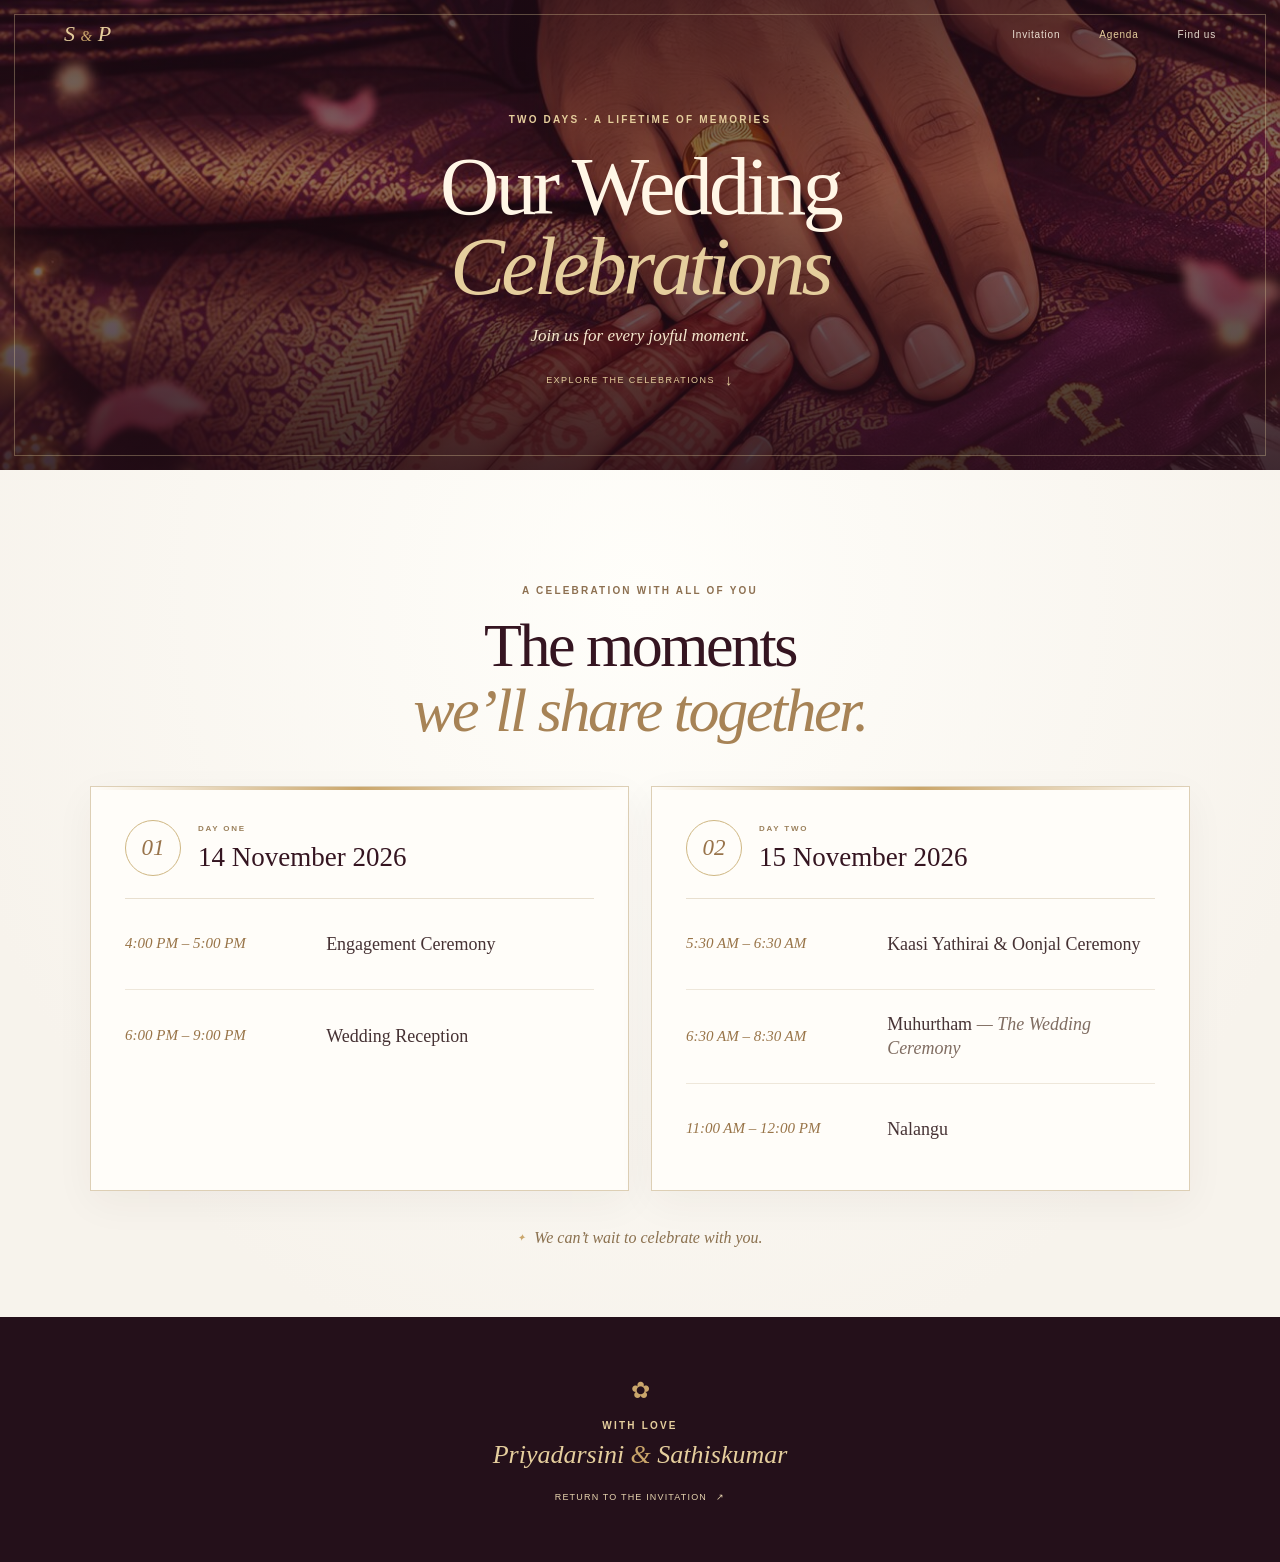
<file: agenda.html>
<!doctype html>
<html lang="en">
<head>
  <meta charset="utf-8">
  <meta name="viewport" content="width=device-width, initial-scale=1, viewport-fit=cover">
  <meta name="theme-color" content="#32121f">
  <meta name="description" content="Explore the wedding celebrations of Priyadarsini and Sathiskumar on 14 and 15 November 2026.">
  <title>Our Wedding Celebrations · Priyadarsini & Sathiskumar</title>
  <link rel="stylesheet" href="styles.css">
</head>
<body class="agenda-page">
  <header class="site-header agenda-header">
    <a class="monogram" href="index.html" aria-label="Return to the invitation">S <span>&</span> P</a>
    <nav aria-label="Wedding pages">
      <a href="index.html">Invitation</a>
      <a href="#agenda-days" aria-current="page">Agenda</a>
      <a href="index.html#venue">Find us</a>
    </nav>
  </header>

  <main>
    <section class="agenda-hero" aria-labelledby="agenda-title">
      <img class="agenda-hero-image" src="assets/main-couple.jpg" alt="" fetchpriority="high">
      <div class="agenda-hero-shade" aria-hidden="true"></div>
      <div class="agenda-hero-frame" aria-hidden="true"></div>
      <div class="agenda-hero-content">
        <p class="eyebrow light">Two days · A lifetime of memories</p>
        <h1 class="agenda-title" id="agenda-title">Our Wedding<br><em>Celebrations</em></h1>
        <p class="agenda-hero-copy">Join us for every joyful moment.</p>
        <a class="agenda-scroll-link" href="#agenda-days">Explore the celebrations <span aria-hidden="true">↓</span></a>
      </div>
    </section>

    <section class="agenda-schedule" id="agenda-days" aria-labelledby="schedule-title">
      <div class="agenda-intro">
        <p class="eyebrow">A celebration with all of you</p>
        <h2 class="section-heading" id="schedule-title">The moments<br><em>we’ll share together.</em></h2>
      </div>

      <div class="agenda-days">
        <article class="agenda-day">
          <header class="agenda-day-heading">
            <span class="agenda-day-number" aria-hidden="true">01</span>
            <div>
              <p class="eyebrow">Day one</p>
              <h2>14 November 2026</h2>
            </div>
          </header>
          <ol class="agenda-events">
            <li class="agenda-event">
              <time datetime="2026-11-14T16:00:00+05:30">4:00 PM – 5:00 PM</time>
              <h3>Engagement Ceremony</h3>
            </li>
            <li class="agenda-event">
              <time datetime="2026-11-14T18:00:00+05:30">6:00 PM – 9:00 PM</time>
              <h3>Wedding Reception</h3>
            </li>
          </ol>
        </article>

        <article class="agenda-day">
          <header class="agenda-day-heading">
            <span class="agenda-day-number" aria-hidden="true">02</span>
            <div>
              <p class="eyebrow">Day two</p>
              <h2>15 November 2026</h2>
            </div>
          </header>
          <ol class="agenda-events">
            <li class="agenda-event">
              <time datetime="2026-11-15T05:30:00+05:30">5:30 AM – 6:30 AM</time>
              <h3>Kaasi Yathirai &amp; Oonjal Ceremony</h3>
            </li>
            <li class="agenda-event">
              <time datetime="2026-11-15T06:30:00+05:30">6:30 AM – 8:30 AM</time>
              <h3>Muhurtham <span>— The Wedding Ceremony</span></h3>
            </li>
            <li class="agenda-event">
              <time datetime="2026-11-15T11:00:00+05:30">11:00 AM – 12:00 PM</time>
              <h3>Nalangu</h3>
            </li>
          </ol>
        </article>
      </div>

      <p class="agenda-note"><span aria-hidden="true">✦</span> We can’t wait to celebrate with you.</p>
    </section>

    <footer class="agenda-footer">
      <span class="agenda-footer-flower" aria-hidden="true">✿</span>
      <p class="eyebrow light">With love</p>
      <p class="agenda-footer-names">Priyadarsini <span>&amp;</span> Sathiskumar</p>
      <a href="index.html">Return to the invitation <span aria-hidden="true">↗</span></a>
    </footer>
  </main>
</body>
</html>
</file>
<file: styles.css>
:root {
  color-scheme: light;
  --wine: #351521;
  --wine-deep: #24101a;
  --wine-soft: #522535;
  --gold: #caa66b;
  --gold-pale: #e5ce9d;
  --paper: #f7f3ec;
  --ink: #392b2b;
  --muted: #8e7e72;
  --serif: "Baskerville", "Palatino Linotype", "Book Antiqua", Georgia, serif;
  --sans: "Avenir Next", Avenir, "Segoe UI", sans-serif;
}
* { box-sizing: border-box; }
.sr-only { position: absolute !important; width: 1px !important; height: 1px !important; padding: 0 !important; margin: -1px !important; overflow: hidden !important; clip: rect(0, 0, 0, 0) !important; white-space: nowrap !important; border: 0 !important; }
html { scroll-behavior: smooth; scroll-padding-top: 72px; }
body { margin: 0; background: var(--paper); color: var(--ink); font-family: var(--sans); font-weight: 400; -webkit-font-smoothing: antialiased; }
body.invite-closed { overflow: hidden; height: 100svh; }
button, a { font: inherit; }
a { color: inherit; }
button { color: inherit; }
::selection { color: var(--paper); background: var(--wine-soft); }
.opening-cover { position: fixed; z-index: 30; inset: 0; display: grid; place-items: center; overflow: hidden; isolation: isolate; color: var(--gold-pale); background: var(--wine-deep); transition: visibility 1s; }
.opening-cover[hidden] { display: none; }
.cover-photo, .cover-shade, .curtain { position: absolute; inset: 0; }
.cover-photo { z-index: -4; background: url("assets/main-couple.jpg") center 36% / cover no-repeat; opacity: .72; transform: scale(1.035); animation: cover-arrive 1.8s cubic-bezier(.2,.7,.2,1) both; }
.cover-shade { z-index: -3; background: linear-gradient(180deg, rgba(34,12,24,.42), rgba(37,13,25,.65) 38%, rgba(34,12,22,.92)), radial-gradient(ellipse at 50% 46%, transparent 8%, rgba(29,9,18,.47) 100%); }
.curtain { z-index: -2; width: 50.1%; background: linear-gradient(115deg, rgba(45,16,29,.74), rgba(65,27,43,.58) 56%, rgba(44,16,28,.74)); transition: transform 1.25s cubic-bezier(.77,0,.18,1), opacity .7s ease 1s; }
.curtain::after { content: ""; position: absolute; top: 4.5%; bottom: 4.5%; width: 1px; background: linear-gradient(transparent, rgba(218,186,128,.54), transparent); }
.curtain-left { left: 0; right: auto; border-right: 1px solid rgba(221,186,124,.3); box-shadow: inset -14px 0 34px rgba(12,5,8,.15); }
.curtain-left::after { right: 18px; }
.curtain-right { left: auto; right: 0; border-left: 1px solid rgba(221,186,124,.3); box-shadow: inset 14px 0 34px rgba(12,5,8,.15); }
.curtain-right::after { left: 18px; }
.cover-card { position: relative; z-index: 1; display: flex; width: min(88vw, 430px); min-height: min(76svh, 650px); padding: clamp(38px, 7vh, 62px) 24px; flex-direction: column; align-items: center; justify-content: center; text-align: center; border: 1px solid rgba(237,207,150,.72); outline: 1px solid rgba(237,207,150,.37); outline-offset: 7px; background: linear-gradient(160deg, rgba(49,18,33,.78), rgba(35,13,25,.87)); box-shadow: 0 24px 90px #18091080; transition: opacity .45s ease, transform .75s cubic-bezier(.2,.7,.2,1); }
.cover-card::before, .cover-card::after { position: absolute; z-index: 0; left: 50%; width: 66px; height: 66px; border: 1px solid rgba(229,206,157,.58); border-radius: 50%; content: ""; transform: translateX(-50%); }
.cover-card::before { top: -34px; background: #321522; }
.cover-card::after { bottom: -34px; background: #321522; }
.cover-seal { position: absolute; z-index: 2; left: 50%; display: flex; width: 66px; height: 66px; align-items: center; justify-content: center; gap: 3px; color: var(--gold-pale); font: italic 19px/1 var(--serif); white-space: nowrap; transform: translateX(-50%); }
.cover-seal span { color: var(--gold); font-size: 14px; }
.cover-seal-top { top: -34px; }
.cover-seal-bottom { bottom: -34px; }
.cover-rule { position: absolute; top: 18px; left: 50%; width: 45px; height: 1px; background: var(--gold); transform: translateX(-50%); }
.cover-rule-bottom { top: auto; bottom: 18px; }
.cover-flower { position: relative; z-index: 2; margin-bottom: 20px; color: var(--gold); font-size: 26px; animation: flower-turn 14s linear infinite; }
.eyebrow { margin: 0 0 17px; color: #8d7051; font-size: 10px; font-weight: 600; letter-spacing: .22em; line-height: 1.8; text-transform: uppercase; }
.eyebrow.light { color: var(--gold-pale); }
.cover-card h1 { margin: 0; font: 400 clamp(44px, 12vw, 68px)/.97 var(--serif); letter-spacing: -.045em; }
.cover-names { margin: 25px 0 7px; font: italic 400 clamp(18px, 5vw, 24px)/1.5 var(--serif); }
.cover-names span, .closing-names span { color: var(--gold); font-size: .82em; }
.cover-date { margin: 0; color: #e1c892; font-size: 10px; letter-spacing: .2em; }
.open-invitation { display: flex; min-width: 198px; min-height: 50px; margin-top: 36px; padding: 0 20px; align-items: center; justify-content: space-between; gap: 22px; border: 1px solid var(--gold); color: var(--gold-pale); background: transparent; cursor: pointer; font-size: 10px; letter-spacing: .14em; text-transform: uppercase; transition: background .25s, color .25s, box-shadow .25s; }
.open-invitation .tap-cue { display: grid; width: 26px; height: 30px; place-items: center; }
.open-invitation .tap-cue svg { width: 23px; height: 23px; overflow: visible; fill: none; stroke: currentColor; stroke-linecap: round; stroke-linejoin: round; stroke-width: 1.45; animation: tap-nudge 1.7s ease-in-out infinite; }
.open-invitation .tap-rays { transform-origin: 16px 10px; animation: tap-rays 1.7s ease-in-out infinite; }
.open-invitation:hover, .open-invitation:focus-visible { color: var(--wine); background: var(--gold-pale); box-shadow: 0 0 28px #d3b77d38; outline: none; }
.cover-footer { position: absolute; bottom: max(21px, env(safe-area-inset-bottom)); margin: 0; color: #e8d7b2c0; font: italic 13px var(--serif); letter-spacing: .06em; }
.cover-footer span { padding-left: 7px; color: var(--gold); }
.opening-cover.is-opening { visibility: hidden; pointer-events: none; }
.is-opening .curtain-left { transform: translateX(-103%); opacity: .8; }
.is-opening .curtain-right { transform: translateX(103%); opacity: .8; }
.is-opening .cover-card { opacity: 0; transform: translateY(-22px) scale(.96); }
.is-opening .cover-photo { transform: scale(1.12); transition: transform 1.4s ease; }
.site-header { position: absolute; z-index: 5; top: 0; left: 0; display: flex; width: 100%; height: 68px; padding: 0 clamp(18px, 5vw, 64px); align-items: center; justify-content: space-between; color: #fff8e9; }
.monogram { color: var(--gold-pale); font: italic 22px var(--serif); text-decoration: none; }
.monogram span { color: var(--gold); font-size: 15px; }
.site-header nav { display: flex; align-items: center; gap: clamp(14px, 4vw, 39px); }
.site-header nav a { color: #fff8e9df; font-size: 10px; letter-spacing: .08em; text-decoration: none; transition: color .2s; }
.site-header nav a:hover { color: var(--gold-pale); }
.music-toggle { display: flex; min-width: 56px; padding: 7px 0 7px 8px; align-items: center; gap: 6px; border: 0; color: var(--gold-pale); background: transparent; cursor: pointer; font-size: 10px; letter-spacing: .08em; }
.music-icon { font-size: 16px; }
.music-toggle.is-playing .music-icon { animation: music-bob .55s ease-in-out infinite alternate; }
.hero { position: relative; display: flex; min-height: max(720px, 100svh); padding: 92px 24px 75px; align-items: flex-end; justify-content: center; overflow: hidden; color: #fff8ec; background: #26101a; }
.hero-image { position: absolute; inset: 0; width: 100%; height: 100%; object-fit: cover; object-position: center 36%; animation: hero-arrive 2s cubic-bezier(.2,.7,.2,1) both; }
.hero-vignette { position: absolute; inset: 0; background: linear-gradient(180deg, rgba(28,12,18,.48), rgba(34,13,22,.03) 30%, rgba(33,12,21,.08) 48%, rgba(30,10,19,.86) 92%), linear-gradient(90deg, rgba(27,9,18,.12), transparent 55%, rgba(27,9,18,.2)); }
.hero-frame { position: absolute; inset: 14px; border: 1px solid #e5ce9d55; pointer-events: none; }
.hero-content { position: relative; z-index: 1; width: min(100%, 600px); padding-bottom: clamp(18px, 6vh, 50px); text-align: center; }
.hero-content .eyebrow { margin-bottom: 20px; text-shadow: 0 2px 18px #16090d; }
.hero-names { display: flex; margin: 0; align-items: center; flex-direction: column; font: 400 clamp(48px, 15.2vw, 82px)/.91 var(--serif); letter-spacing: -.052em; }
.hero-ampersand { margin: 10px 0 8px; font-size: .57em; font-style: italic; }
.gold-shimmer { background: linear-gradient(102deg, #b88f52 10%, #f3e4bd 26%, #c6a066 42%, #f0d89f 58%, #b88f52 73%); background-size: 230% auto; background-clip: text; color: transparent; -webkit-background-clip: text; animation: gold-sweep 8s linear infinite; }
.hero-invite { margin: 22px 0 0; font: italic 16px/1.5 var(--serif); color: #fff8eb; text-shadow: 0 2px 15px #1b0910; }
.fine-rule { display: flex; width: 140px; height: 1px; margin: 22px auto 16px; align-items: center; justify-content: center; background: linear-gradient(90deg, transparent, #caa66b, transparent); }
.fine-rule i { width: 5px; height: 5px; border: 1px solid var(--gold-pale); transform: rotate(45deg); }
.hero-date { display: flex; margin: 0; align-items: center; flex-direction: column; gap: 7px; color: #f6e9ce; font-size: 11px; letter-spacing: .12em; text-transform: uppercase; }
.text-link { display: grid; width: 38px; height: 38px; margin: 24px auto 0; place-items: center; border: 1px solid #e9d4a886; border-radius: 50%; color: #e9d4a8; text-decoration: none; transition: background .25s, transform .25s; }
.text-link span { width: 9px; height: 9px; margin-top: -5px; border-right: 1.5px solid currentColor; border-bottom: 1.5px solid currentColor; transform: rotate(45deg); animation: chevron-drop 1.5s ease-in-out infinite; }
.text-link:hover, .text-link:focus-visible { background: #e9d4a81c; transform: translateY(2px); outline: 1px solid var(--gold-pale); outline-offset: 3px; }
.hero-side-note { position: absolute; top: 50%; right: clamp(26px, 5vw, 64px); color: #f5e9d37a; font-size: 9px; letter-spacing: .2em; text-transform: uppercase; writing-mode: vertical-rl; }
.scroll-cue { position: absolute; bottom: max(14px, env(safe-area-inset-bottom)); left: 50%; display: flex; width: 44px; height: 42px; align-items: center; flex-direction: column; justify-content: center; gap: 0; color: #f3e2bd; text-decoration: none; transform: translateX(-50%); }
.scroll-cue .scroll-chevron { display: block; width: 12px; height: 12px; margin-top: -5px; border-right: 1.5px solid currentColor; border-bottom: 1.5px solid currentColor; transform: rotate(45deg); animation: chevron-drop 1.45s ease-in-out infinite; }
.scroll-cue .scroll-chevron:nth-child(2) { animation-delay: .18s; }
.scroll-cue:focus-visible { outline: 1px solid var(--gold-pale); outline-offset: 4px; }
.section-pad { padding: clamp(80px, 12vw, 150px) clamp(24px, 8vw, 130px); }
.invitation { position: relative; display: flex; min-height: 570px; align-items: center; flex-direction: column; justify-content: center; overflow: hidden; text-align: center; background-color: var(--paper); background-image: radial-gradient(ellipse at 50% 45%, #fffdf8 0, #f7f3ec 72%); }
.invitation::before, .invitation::after { position: absolute; top: 50%; width: clamp(95px, 20vw, 260px); height: 1px; background: linear-gradient(90deg, transparent, #d7c5a4); content: ""; }
.invitation::before { left: 0; }
.invitation::after { right: 0; transform: rotate(180deg); }
.section-flower { margin: 0 0 19px; color: var(--gold); font-size: 26px; }
.section-heading { margin: 0; color: var(--wine); font: 400 clamp(39px, 8vw, 74px)/1.05 var(--serif); letter-spacing: -.04em; }
.section-heading em { color: #a78356; font-weight: 400; }
.invitation .eyebrow { margin-bottom: 17px; }
.invitation-copy { max-width: 500px; margin: 25px 0 0; color: #71635c; font: 400 17px/1.8 var(--serif); }
.invitation-signoff { margin: 24px 0 0; color: #8a6d4d; font: italic 16px var(--serif); }
.invitation-signoff span { display: block; margin-top: 7px; color: var(--wine); font-size: 20px; }
.invitation-flourish { display: flex; margin-top: 32px; align-items: center; gap: 9px; color: var(--gold); font-size: 10px; }
.invitation-flourish span { width: 42px; height: 1px; background: #d7c5a4; }
.celebration { position: relative; display: grid; min-height: 760px; grid-template-columns: minmax(220px, .9fr) minmax(300px, 1.1fr); align-items: center; gap: 8vw; overflow: hidden; color: #fff8eb; background: var(--wine); }
.celebration::before, .venue::before { position: absolute; inset: 0; background: radial-gradient(ellipse at 6% 12%, #79465548, transparent 37%), radial-gradient(ellipse at 96% 92%, #a3784040, transparent 36%); content: ""; pointer-events: none; }
.celebration::after { position: absolute; inset: 12px; border: 1px solid #d0ae7242; content: ""; pointer-events: none; }
.celebration .section-intro, .date-reveal-wrap, .countdown-block { position: relative; z-index: 1; }
.celebration .section-heading { color: #fff6e6; font-size: clamp(42px, 6vw, 69px); }
.section-heading.light em { color: var(--gold-pale); }
.section-intro > p:last-child { margin: 21px 0 0; color: #e8d9c4ba; font: italic 16px/1.7 var(--serif); }
.date-card { position: relative; min-height: 310px; max-width: 470px; margin: 0 auto; overflow: hidden; border: 1px solid #b8965f; background: #f7f1e5; box-shadow: 0 24px 55px #16090d55; isolation: isolate; }
.date-card::before { position: absolute; z-index: -1; inset: 9px; border: 1px solid #ceb47e; content: ""; }
.date-card-content { display: flex; min-height: 310px; padding: 44px 18px 36px; align-items: center; flex-direction: column; justify-content: center; text-align: center; }
.date-card-content .eyebrow { margin: 0 0 10px; color: #9a7b50; font-size: 9px; }
.date-card-flower { margin-bottom: 8px; color: #aa8b59; font-size: 22px; }
.revealed-date { margin: 0; color: var(--wine); font: 400 clamp(31px, 7vw, 48px)/1.2 var(--serif); letter-spacing: -.03em; }
.date-divider { margin: 9px 0; color: #bc9a64; font-size: 13px; }
.revealed-time, .revealed-venue { margin: 0; color: #6e5845; font: italic 15px/1.7 var(--serif); }
.revealed-venue { font-size: 14px; }
.scratch-layer { position: absolute; z-index: 2; inset: 0; width: 100%; height: 100%; cursor: crosshair; touch-action: none; transition: opacity .7s ease; }
.scratch-layer.is-cleared { opacity: 0; pointer-events: none; }
.scratch-gesture { position: absolute; z-index: 4; top: 50%; left: 50%; display: grid; width: 132px; height: 82px; place-items: center; color: #fff8e8; pointer-events: none; transform: translate(-50%, -50%); transition: opacity .35s ease, transform .35s ease; }
.scratch-gesture::before { position: absolute; top: 54%; left: 13px; width: 106px; height: 1px; background: linear-gradient(90deg, transparent, #fff2cb, #c8a565, transparent); content: ""; transform: translateX(-8px); animation: scratch-track 2s ease-in-out infinite; }
.scratch-gesture svg { position: relative; width: 34px; height: 43px; fill: #fff8e8; stroke: #9d794b; stroke-linejoin: round; stroke-width: 1.2; filter: drop-shadow(0 3px 4px #39201255); animation: scratch-hand 2s ease-in-out infinite; }
.date-card.is-scratching .scratch-gesture, .date-card.is-revealed .scratch-gesture { opacity: 0; transform: translate(-50%, -50%) scale(.85); }
.scratch-accessible { position: absolute; z-index: 5; right: 13px; bottom: 14px; display: inline-flex; min-height: 40px; padding: 0 14px; align-items: center; justify-content: center; border: 1px solid #b08b56; border-radius: 999px; color: #795a37; background: #f7f1e5ed; box-shadow: 0 3px 12px #41251a2b; cursor: pointer; font: 500 11px/1 var(--sans); letter-spacing: .04em; white-space: nowrap; transition: color .2s, background .2s, transform .2s, opacity .35s; }
.scratch-accessible::before { position: absolute; inset: -4px; border: 1px solid #b08b564d; border-radius: 999px; content: ""; animation: tap-ring 2s ease-out infinite; }
.scratch-accessible:hover { color: var(--wine); background: #fffaf0; transform: scale(1.04); }
.scratch-accessible:focus-visible { outline: 2px solid var(--wine); outline-offset: 4px; }
.date-card.is-revealed .scratch-accessible { opacity: 0; pointer-events: none; }
.scratch-hint { margin: 14px 0 0; color: #e8d9c4a6; font: italic 13px var(--serif); text-align: center; }
.countdown-block { grid-column: 1 / -1; margin-top: -20px; text-align: center; }
.countdown-block .eyebrow { margin-bottom: 15px; }
.countdown { display: flex; align-items: flex-start; justify-content: center; gap: clamp(11px, 3vw, 34px); }
.countdown > div { display: flex; min-width: clamp(45px, 9vw, 77px); align-items: center; flex-direction: column; }
.count-number { color: #f8e6c2; font: 400 clamp(31px, 6vw, 47px)/1 var(--serif); font-variant-numeric: tabular-nums; }
.count-label { margin-top: 8px; color: #ddcbaa9e; font-size: 8px; letter-spacing: .16em; text-transform: uppercase; }
.count-colon { padding-top: 1px; color: var(--gold); font: 400 28px/1 var(--serif); }
.countdown-message { margin: 14px 0 0; color: var(--gold-pale); font: italic 15px var(--serif); }
.agenda-jump { display: flex; width: 42px; height: 43px; margin: 17px auto 0; align-items: center; flex-direction: column; justify-content: center; color: #e9d4a8; text-decoration: none; }
.agenda-jump span { display: block; width: 9px; height: 9px; margin-top: -4px; border-right: 1px solid currentColor; border-bottom: 1px solid currentColor; transform: rotate(45deg); animation: chevron-drop 1.45s ease-in-out infinite; }
.agenda-jump span:nth-child(2) { animation-delay: .16s; }
.agenda-jump span:nth-child(3) { animation-delay: .32s; }
.agenda-jump:hover { color: white; }
.agenda-jump:focus-visible { outline: 1px solid var(--gold-pale); outline-offset: 4px; }
.gallery { background: #f8f5ef; }
.gallery-heading { display: flex; margin: 0 auto 43px; align-items: flex-end; justify-content: space-between; gap: 20px; }
.gallery-heading .eyebrow { margin-bottom: 13px; }
.gallery-heading .section-heading { font-size: clamp(38px, 7vw, 65px); }
.gallery-grid { display: grid; max-width: 1160px; margin: auto; grid-template-columns: 1.12fr .88fr 1fr; grid-template-rows: 265px 235px; gap: 15px; }
.gallery-item { position: relative; display: block; min-width: 0; min-height: 0; padding: 0; overflow: hidden; border: 0; background: #e5ded2; cursor: zoom-in; text-align: left; }
.gallery-item::after { position: absolute; inset: 35% 0 0; background: linear-gradient(transparent, #211018a8); content: ""; transition: opacity .3s; }
.gallery-item img { width: 100%; height: 100%; object-fit: cover; transition: transform .7s cubic-bezier(.2,.7,.2,1), filter .4s; }
.gallery-item:hover img, .gallery-item:focus-visible img { filter: saturate(1.05); transform: scale(1.045); }
.gallery-item:focus-visible { outline: 2px solid var(--gold); outline-offset: 3px; z-index: 1; }
.gallery-caption { position: absolute; z-index: 1; right: 16px; bottom: 14px; left: 16px; display: flex; justify-content: space-between; color: white; font: italic 15px var(--serif); }
.gallery-caption i { display: grid; width: 27px; height: 27px; flex: 0 0 27px; place-items: center; border: 1px solid #fff8dcba; border-radius: 50%; color: #f4e5c8; font: normal 13px var(--sans); transition: color .25s, background .25s, transform .25s; }
.gallery-item:hover .gallery-caption i, .gallery-item:focus-visible .gallery-caption i { color: var(--wine); background: var(--gold-pale); transform: translate(2px, -2px); }
.gallery-main { grid-column: 1 / 3; grid-row: 1; }
.gallery-main img { object-position: center 37%; }
.gallery-tall { grid-column: 3; grid-row: 1 / 3; }
.gallery-tall img { object-position: 49% 22%; }
.gallery-wide { grid-column: 1; grid-row: 2; }
.gallery-wide img { object-position: center 30%; }
.gallery-detail { grid-column: 2; grid-row: 2; }
.gallery-detail img { object-position: center 56%; }
.gallery-portrait { display: none; }
.venue { position: relative; display: grid; min-height: 620px; grid-template-columns: .9fr 1.1fr; align-items: center; gap: 7vw; overflow: hidden; color: #fff8eb; background: var(--wine-deep); }
.venue-copy, .map-wrap { position: relative; z-index: 1; }
.venue-copy .section-heading { font-size: clamp(42px, 6vw, 67px); }
.venue-copy .fine-rule { margin: 23px 0 20px; }
.venue-name { margin: 0; color: #fff5e1; font: 400 24px var(--serif); }
.venue-time { margin: 12px 0 0; color: #d9c7a4; font-size: 11px; letter-spacing: .1em; line-height: 1.8; }
.directions-button { display: inline-flex; min-height: 46px; margin-top: 25px; padding: 0 17px; align-items: center; gap: 24px; border: 1px solid var(--gold); color: var(--gold-pale); font-size: 10px; letter-spacing: .1em; text-decoration: none; text-transform: uppercase; transition: color .2s, background .2s; }
.directions-button span { font-size: 15px; }
.directions-button:hover { color: var(--wine); background: var(--gold-pale); }
.map-wrap { position: relative; min-height: 370px; border: 1px solid #d9c28c80; background: #e9e1d3; box-shadow: 0 18px 45px #11080d55; }
.map-wrap iframe { position: absolute; inset: 0; width: 100%; height: 100%; border: 0; filter: sepia(.1) saturate(.78); }
.map-label { position: absolute; bottom: 12px; left: 12px; display: flex; padding: 11px 14px; align-items: center; gap: 8px; color: #f6e9ce; background: #351521ed; font: 13px var(--serif); pointer-events: none; }
.map-label span { color: var(--gold); font-size: 10px; }
.closing { display: flex; min-height: 575px; align-items: center; flex-direction: column; justify-content: center; text-align: center; background: radial-gradient(ellipse at 50% 38%, #fffdf9, #f6f0e7 78%); }
.closing-flower { margin-bottom: 16px; color: var(--gold); font-size: 25px; }
.closing .eyebrow { margin-bottom: 13px; }
.closing .section-heading { font-size: clamp(40px, 7vw, 67px); }
.closing-copy { max-width: 400px; margin: 22px 0 0; color: #75655d; font: 16px/1.65 var(--serif); }
.closing-names { margin-top: 28px; color: var(--wine); font: italic 400 clamp(22px, 5vw, 31px) var(--serif); }
.closing-actions { display: flex; margin-top: 25px; flex-wrap: wrap; justify-content: center; gap: 10px; }
.outline-button { display: inline-flex; min-height: 43px; padding: 0 14px; align-items: center; gap: 16px; border: 1px solid #b29363; color: #62442f; background: transparent; cursor: pointer; font-size: 9px; letter-spacing: .11em; text-transform: uppercase; transition: background .2s, color .2s; }
.outline-button:hover { color: #fff6e6; background: var(--wine); }
.site-footer { display: flex; min-height: 65px; padding: 14px 22px; align-items: center; justify-content: center; gap: 10px; flex-wrap: wrap; color: #dac69c; background: var(--wine-deep); font: italic 12px var(--serif); }
.site-footer > span:nth-child(2) { color: var(--gold); font-size: 9px; }
.footer-year { opacity: .62; }
.lightbox { position: fixed; width: min(94vw, 1050px); max-width: none; max-height: 92svh; padding: 18px; overflow: visible; border: 1px solid #d8bd82; background: #27121d; box-shadow: 0 20px 80px #0009; }
.lightbox::backdrop { background: #170910e8; backdrop-filter: blur(5px); }
.lightbox img { display: block; max-width: 100%; max-height: calc(92svh - 36px); margin: auto; object-fit: contain; }
.lightbox-close { position: absolute; z-index: 1; top: -15px; right: -15px; display: grid; width: 36px; height: 36px; place-items: center; border: 1px solid var(--gold-pale); border-radius: 50%; color: var(--wine); background: var(--gold-pale); cursor: pointer; font-size: 24px; line-height: 1; }
.petal-burst { position: fixed; z-index: 20; inset: 0; overflow: hidden; pointer-events: none; }
.petal { position: absolute; top: 48%; left: 50%; width: 9px; height: 16px; border-radius: 100% 0 100% 0; background: linear-gradient(135deg, #f3dba0, #ad3d52 75%); box-shadow: 0 2px 7px #1b09101f; animation: petal-float 2s cubic-bezier(.17,.67,.39,1) forwards; }
.toast { position: fixed; z-index: 40; right: 18px; bottom: max(20px, env(safe-area-inset-bottom)); left: 18px; width: fit-content; max-width: min(440px, calc(100% - 36px)); margin: auto; padding: 12px 18px; border: 1px solid #d5b77b; color: #f7ecd4; background: #351521f2; box-shadow: 0 8px 30px #10060ba0; font-size: 12px; line-height: 1.5; opacity: 0; transform: translateY(12px); pointer-events: none; transition: opacity .25s, transform .25s; }
.toast.is-visible { opacity: 1; transform: translateY(0); }
.reveal { opacity: 0; transform: translateY(22px); transition: opacity .8s ease, transform .8s cubic-bezier(.2,.7,.2,1); }
.reveal.is-visible { opacity: 1; transform: none; }
@keyframes cover-arrive { from { transform: scale(1.12); filter: saturate(.65); } to { transform: scale(1.035); filter: saturate(.95); } }
@keyframes hero-arrive { from { transform: scale(1.045); } to { transform: scale(1); } }
@keyframes flower-turn { to { transform: rotate(360deg); } }
@keyframes gold-sweep { to { background-position: -230% center; } }
@keyframes arrow-down { 50% { transform: translateY(4px); } }
@keyframes chevron-drop { 0%, 100% { opacity: .24; transform: rotate(45deg) translate(-2px, -2px); } 50% { opacity: 1; transform: rotate(45deg) translate(2px, 2px); } }
@keyframes tap-nudge { 0%, 100% { transform: translate(0, 0); } 48%, 66% { transform: translate(2px, -2px); } 57% { transform: translate(-1px, 1px); } }
@keyframes tap-rays { 0%, 42%, 72%, 100% { opacity: .35; } 54%, 62% { opacity: 1; } }
@keyframes tap-ring { 0%, 20% { opacity: .55; transform: scale(.92); } 70%, 100% { opacity: 0; transform: scale(1.22); } }
@keyframes scratch-hand { 0%, 100% { transform: translateX(-9px) rotate(-5deg); } 50% { transform: translateX(9px) rotate(5deg); } }
@keyframes scratch-track { 0%, 100% { opacity: .25; transform: translateX(-9px) scaleX(.72); } 50% { opacity: .95; transform: translateX(9px) scaleX(1); } }
@keyframes music-bob { to { transform: translateY(-3px) rotate(11deg); } }
@keyframes petal-float { to { opacity: 0; transform: translate(var(--petal-x), var(--petal-y)) rotate(var(--petal-r)) scale(.65); } }
@media (min-width: 900px) {
  .hero { min-height: 100svh; align-items: center; }
  .hero-content { padding-top: 60px; padding-bottom: 0; }
  .hero-image { object-position: center 38%; }
  .hero-names { font-size: clamp(65px, 8vw, 96px); }
  .hero-names > span:first-child, .hero-names > span:last-child { display: inline; }
  .hero-ampersand { margin: 7px 0; }
}
@media (max-width: 760px) {
  html { scroll-padding-top: 58px; }
  .site-header { height: 58px; padding: 0 17px; }
  .site-header nav { gap: 13px; }
  .site-header nav a { font-size: 9px; }
  .music-toggle { min-width: 37px; padding-right: 0; }
  .music-label { display: none; }
  .hero { min-height: max(700px, 100svh); padding: 86px 18px 69px; }
  .hero-image { object-position: center 31%; }
  .hero-vignette { background: linear-gradient(180deg, rgba(28,12,18,.43), rgba(34,13,22,.06) 30%, rgba(33,12,21,.1) 45%, rgba(30,10,19,.91) 94%); }
  .hero-content { padding-bottom: 16px; }
  .hero-side-note { top: 45%; right: 25px; font-size: 8px; }
  .section-pad { padding: 86px 24px; }
  .invitation { min-height: 545px; }
  .invitation::before, .invitation::after { display: none; }
  .invitation-copy { font-size: 16px; }
  .celebration { min-height: 0; grid-template-columns: 1fr; gap: 32px; padding-top: 95px; padding-bottom: 75px; text-align: center; }
  .celebration .section-intro > p:last-child { margin-top: 14px; }
  .countdown-block { margin-top: 4px; }
  .date-card { width: min(100%, 440px); }
  .gallery-heading { margin-bottom: 28px; align-items: flex-start; }
  .gallery-grid { grid-template-columns: 1fr 1fr; grid-template-rows: 230px 195px 230px; gap: 10px; }
  .gallery-main { grid-column: 1 / 3; grid-row: 1; }
  .gallery-tall { grid-column: 1; grid-row: 2 / 4; }
  .gallery-wide { grid-column: 2; grid-row: 2; }
  .gallery-detail { grid-column: 2; grid-row: 3; }
  .venue { min-height: 0; grid-template-columns: 1fr; gap: 35px; padding-top: 93px; padding-bottom: 80px; }
  .map-wrap { min-height: 320px; }
  .closing { min-height: 520px; }
}
@media (max-width: 430px) {
  .site-header { padding-right: 13px; padding-left: 13px; }
  .site-header nav { gap: 10px; }
  .site-header nav a { font-size: 8px; letter-spacing: .035em; }
  .monogram { font-size: 19px; }
  .hero-frame { inset: 9px; }
  .hero-side-note { display: none; }
  .cover-card { min-height: min(72svh, 580px); }
  .gallery-heading { display: block; }
  .gallery-grid { grid-template-rows: 218px 174px 198px; }
  .gallery-caption { right: 10px; bottom: 10px; left: 10px; font-size: 13px; }
  .countdown { gap: 8px; }
  .count-number { font-size: 29px; }
  .count-label { font-size: 7px; }
  .count-colon { font-size: 23px; }
  .site-footer { font-size: 11px; }
}
@media (prefers-reduced-motion: reduce) {
  *, *::before, *::after { scroll-behavior: auto !important; animation-duration: .01ms !important; animation-iteration-count: 1 !important; transition-duration: .01ms !important; }
  .reveal { opacity: 1; transform: none; }
}
.agenda-page { min-height: 100vh; background: var(--paper); }
.agenda-header { position: absolute; }
.agenda-header nav a[aria-current="page"] { color: var(--gold-pale); }
.agenda-hero { position: relative; display: grid; min-height: 470px; padding: 104px 24px 75px; place-items: center; overflow: hidden; color: #fff8ec; background: var(--wine-deep); }
.agenda-hero-image, .agenda-hero-shade, .agenda-hero-frame { position: absolute; inset: 0; width: 100%; height: 100%; }
.agenda-hero-image { object-fit: cover; object-position: center 31%; opacity: .72; }
.agenda-hero-shade { background: linear-gradient(180deg, rgba(34,12,24,.64), rgba(37,13,25,.36) 38%, rgba(34,12,22,.82)); }
.agenda-hero-frame { inset: 14px; width: calc(100% - 28px); height: calc(100% - 28px); border: 1px solid #e5ce9d55; pointer-events: none; }
.agenda-hero-content { position: relative; z-index: 1; width: min(100%, 680px); text-align: center; }
.agenda-hero-content .eyebrow { margin-bottom: 18px; }
.agenda-title { margin: 0; color: #fff6e6; font: 400 clamp(49px, 9vw, 82px)/.98 var(--serif); letter-spacing: -.045em; }
.agenda-title em { color: var(--gold-pale); font-weight: 400; }
.agenda-hero-copy { margin: 19px 0 0; color: #f6e9ce; font: italic 17px var(--serif); }
.agenda-scroll-link { display: inline-flex; margin-top: 25px; align-items: center; gap: 10px; color: var(--gold-pale); font-size: 9px; letter-spacing: .16em; text-decoration: none; text-transform: uppercase; }
.agenda-scroll-link span { font-size: 15px; transition: transform .2s; }
.agenda-scroll-link:hover span { transform: translateY(3px); }
.agenda-schedule { padding: clamp(72px, 9vw, 112px) clamp(22px, 7vw, 105px) 70px; background: radial-gradient(ellipse at 50% 15%, #fffefa, var(--paper) 78%); }
.agenda-intro { margin: 0 auto 43px; text-align: center; }
.agenda-intro .eyebrow { margin-bottom: 13px; }
.agenda-intro .section-heading { font-size: clamp(38px, 7vw, 62px); }
.agenda-days { display: grid; max-width: 1100px; margin: 0 auto; grid-template-columns: repeat(2, minmax(0, 1fr)); align-items: stretch; gap: 22px; }
.agenda-day { position: relative; padding: 30px clamp(20px, 3vw, 34px) 15px; overflow: hidden; border: 1px solid #ddcfb5; background: #fffdf9; box-shadow: 0 12px 38px #3a24100c; }
.agenda-day::before { position: absolute; top: 0; right: 0; left: 0; height: 3px; background: linear-gradient(90deg, transparent, var(--gold), transparent); content: ""; }
.agenda-day-heading { display: flex; min-height: 82px; padding-bottom: 20px; align-items: center; gap: 17px; border-bottom: 1px solid #e8dfcf; }
.agenda-day-number { display: grid; width: 56px; height: 56px; flex: 0 0 auto; place-items: center; border: 1px solid #cfb783; border-radius: 50%; color: #98734a; font: italic 23px var(--serif); }
.agenda-day-heading .eyebrow { margin: 0 0 4px; color: #9b805c; font-size: 8px; }
.agenda-day-heading h2, .agenda-day-heading h3 { margin: 0; color: var(--wine); font: 400 clamp(21px, 2.4vw, 27px)/1.2 var(--serif); }
.agenda-events { margin: 0; padding: 0; list-style: none; }
.agenda-event { display: grid; min-height: 91px; padding: 22px 0; grid-template-columns: minmax(117px, .82fr) 1.18fr; align-items: center; gap: 15px; border-bottom: 1px solid #eee7da; }
.agenda-event:last-child { border-bottom: 0; }
.agenda-event time { color: #987448; font: italic 15px/1.45 var(--serif); font-variant-numeric: tabular-nums; }
.agenda-event h3, .agenda-event h4 { margin: 0; color: #463234; font: 400 18px/1.35 var(--serif); }
.agenda-event h3 span, .agenda-event h4 span { color: #806d62; font-style: italic; }
.agenda-note { display: flex; margin: 38px auto 0; align-items: center; justify-content: center; gap: 9px; color: #8a704e; font: italic 16px var(--serif); text-align: center; }
.agenda-note span { color: var(--gold); font-size: 10px; }
.agenda-page-action { margin: 14px 0 0; text-align: center; }
.agenda-page-action a { color: #8a704e; font-size: 9px; letter-spacing: .12em; text-decoration: none; text-transform: uppercase; }
.agenda-page-action a:hover { color: var(--wine); }
.agenda-page-action a span { margin-left: 6px; }
.agenda-footer { display: flex; min-height: 245px; padding: 40px 22px; align-items: center; flex-direction: column; justify-content: center; color: #fff6e6; background: var(--wine-deep); text-align: center; }
.agenda-footer-flower { margin-bottom: 13px; color: var(--gold); font-size: 23px; }
.agenda-footer .eyebrow { margin-bottom: 5px; }
.agenda-footer-names { margin: 0; color: var(--gold-pale); font: italic 26px var(--serif); }
.agenda-footer-names span { color: var(--gold); }
.agenda-footer > a { display: inline-flex; margin-top: 22px; align-items: center; gap: 9px; color: #e6d3ae; font-size: 9px; letter-spacing: .13em; text-decoration: none; text-transform: uppercase; }
.agenda-footer > a:hover { color: white; }
@media (max-width: 860px) {
  .agenda-days { max-width: 640px; grid-template-columns: 1fr; gap: 16px; }
  .agenda-event { grid-template-columns: minmax(130px, .7fr) 1.3fr; }
}
@media (max-width: 480px) {
  .agenda-hero { min-height: 430px; padding: 90px 20px 60px; }
  .agenda-hero-frame { inset: 9px; width: calc(100% - 18px); height: calc(100% - 18px); }
  .agenda-schedule { padding: 72px 18px 58px; }
  .agenda-intro { margin-bottom: 31px; }
  .agenda-day { padding: 23px 18px 10px; }
  .agenda-day-heading { gap: 12px; }
  .agenda-day-number { width: 49px; height: 49px; font-size: 21px; }
  .agenda-day-heading h2, .agenda-day-heading h3 { font-size: 22px; }
  .agenda-event { min-height: 0; padding: 18px 0; grid-template-columns: 1fr; gap: 5px; }
  .agenda-event time { font-size: 14px; }
  .agenda-event h3, .agenda-event h4 { font-size: 18px; }
}
</file>
